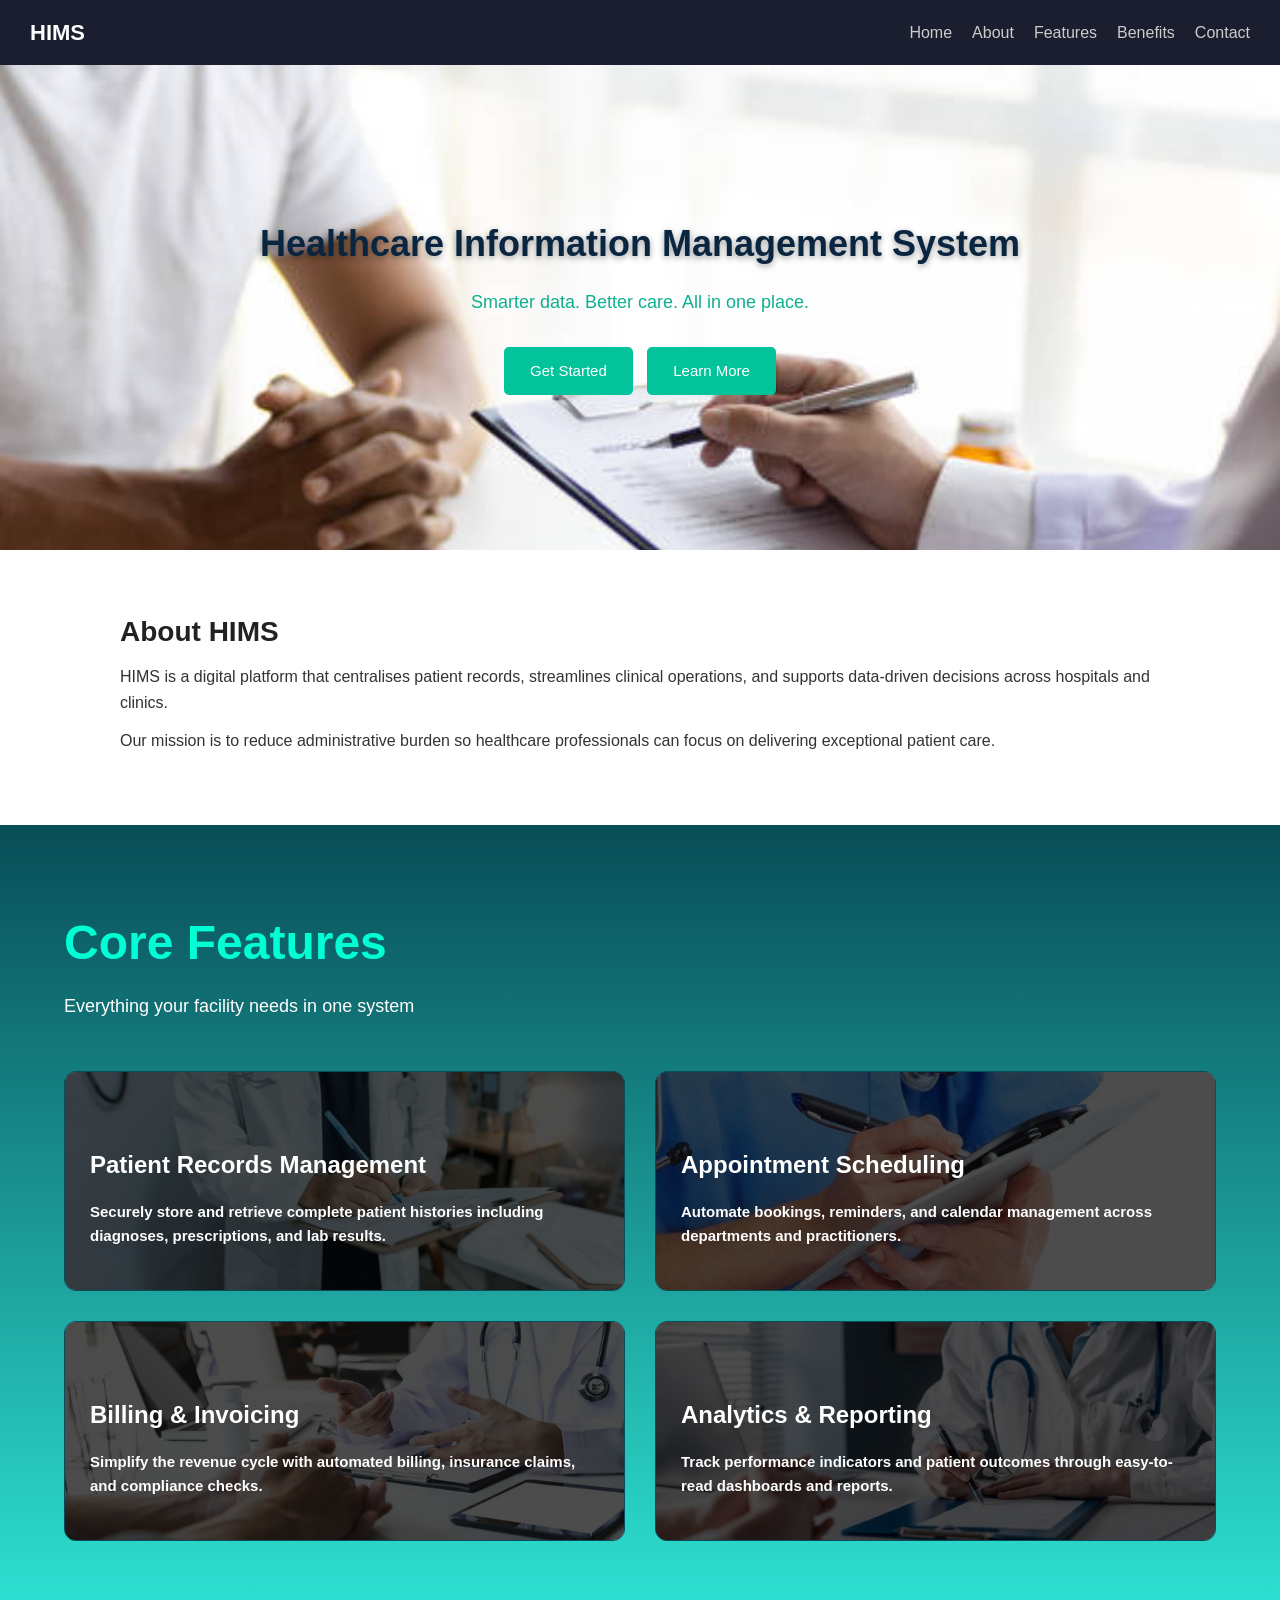
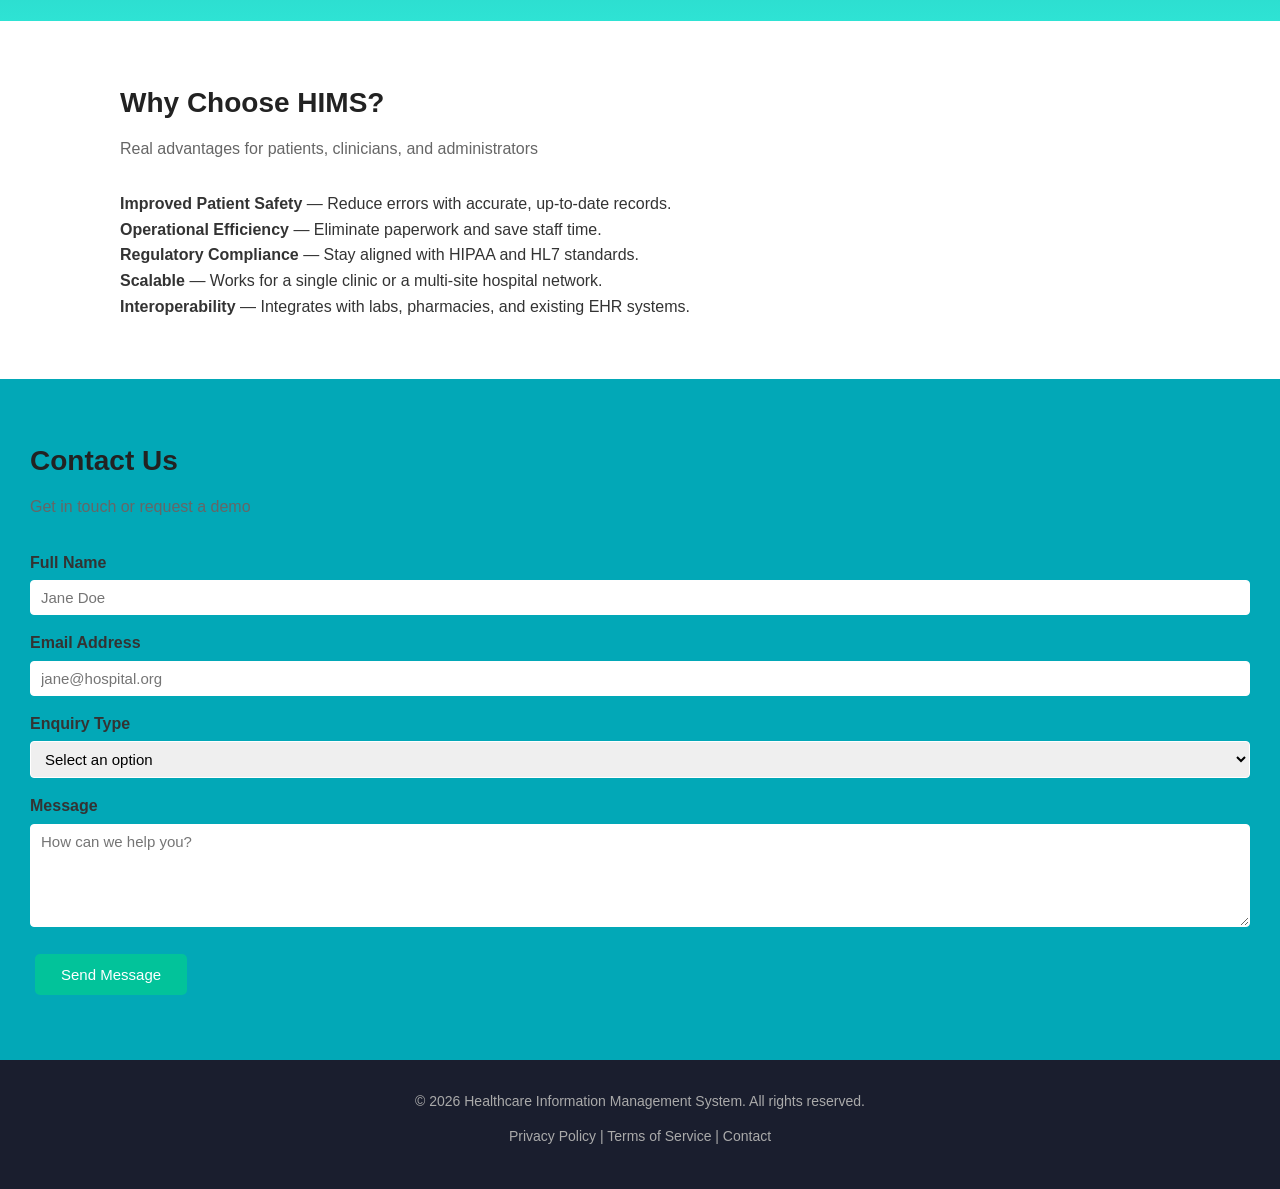
<file: index.html>
<!DOCTYPE html>
<html lang="en">
<head>
  <meta charset="UTF-8" />
  <meta name="viewport" content="width=device-width, initial-scale=1.0" />
  <title>Healthcare Information Management System</title>
  <link rel="icon" type="image/png" href="images/logo.png">
  <link rel="stylesheet" href="style.css" />
</head>

<body>

  <!-- HEADER -->
  <header id="site-header">
    <div class="brand-name">HIMS</div>
    <nav>
      <ul class="nav-list">
        <li><a href="#home"     class="nav-link">Home</a></li>
        <li><a href="#about"    class="nav-link">About</a></li>
        <li><a href="#features" class="nav-link">Features</a></li>
        <li><a href="#benefits" class="nav-link">Benefits</a></li>
        <li><a href="#contact"  class="nav-link">Contact</a></li>
      </ul>
    </nav>
  </header>


  <!-- HERO -->
  <section id="home" class="hero-section" style="background-image: url('images/hero.jpg');">
    <h1 class="hero-title">Healthcare Information Management System</h1>
    <p class="hero-tagline">Smarter data. Better care. All in one place.</p>
    <a href="role.html"  class="btn btn-primary">Get Started</a>
    <a href="#features" class="btn btn-secondary">Learn More</a>
  </section>


  <!-- ABOUT -->
  <section id="about">
    <h2 class="section-title">About HIMS</h2>
    <p>HIMS is a digital platform that centralises patient records, streamlines clinical operations, and supports data-driven decisions across hospitals and clinics.</p>
    <p>Our mission is to reduce administrative burden so healthcare professionals can focus on delivering exceptional patient care.</p>
  </section>


  <!-- FEATURES -->
  <section id="features" class="features-section">

      <div class="header-area">
          <h1>Core Features</h1>
          <p>Everything your facility needs in one system</p>
      </div>

      <div class="cards-wrapper">

          <!-- Card 1 -->
          <div class="feature-card" style="background-image: url('images/feature1.jpg');">
              <div class="overlay"></div>
              <div class="card-content">
                  <h2>Patient Records Management</h2>
                  <p>
                      <b>Securely store and retrieve complete patient histories
                      including diagnoses, prescriptions, and lab results.</b>
                  </p>
              </div>
          </div>

          <!-- Card 2 -->
          <div class="feature-card" style="background-image: url('images/feature2.jpg');">
              <div class="overlay"></div>
              <div class="card-content">
                  <h2>Appointment Scheduling</h2>
                  <p>
                      <b>Automate bookings, reminders, and calendar management
                      across departments and practitioners.</b>
                  </p>
              </div>
          </div>

          <!-- Card 3 -->
          <div class="feature-card" style="background-image: url('images/feature3.jpg');">
              <div class="overlay"></div>
              <div class="card-content">
                  <h2>Billing & Invoicing</h2>
                  <p>
                      <b>Simplify the revenue cycle with automated billing,
                      insurance claims, and compliance checks.</b>
                  </p>
              </div>
          </div>

          <!-- Card 4 -->
          <div class="feature-card" style="background-image: url('images/feature4.jpg');">
              <div class="overlay"></div>
              <div class="card-content">
                  <h2>Analytics & Reporting</h2>
                  <p>
                      <b>Track performance indicators and patient outcomes
                      through easy-to-read dashboards and reports.</b>
                  </p>
              </div>
          </div>

      </div>

  </section>


  <!-- BENEFITS -->
  <section id="benefits">
    <h2 class="section-title">Why Choose HIMS?</h2>
    <p class="section-subtitle">Real advantages for patients, clinicians, and administrators</p>

    <ul>
      <li><strong>Improved Patient Safety</strong> — Reduce errors with accurate, up-to-date records.</li>
      <li><strong>Operational Efficiency</strong> — Eliminate paperwork and save staff time.</li>
      <li><strong>Regulatory Compliance</strong> — Stay aligned with HIPAA and HL7 standards.</li>
      <li><strong>Scalable</strong> — Works for a single clinic or a multi-site hospital network.</li>
      <li><strong>Interoperability</strong> — Integrates with labs, pharmacies, and existing EHR systems.</li>
    </ul>
  </section>


  <!-- CONTACT -->
  <section id="contact" class = "contact-style">
    <h2 class="section-title">Contact Us</h2>
    <p class="section-subtitle">Get in touch or request a demo</p>

    <form action="/submit" method="POST">

      <div class="form-field">
        <label class="form-label" for="name">Full Name</label>
        <input type="text" id="name" name="name" class="form-input" placeholder="Jane Doe" required />
      </div>

      <div class="form-field">
        <label class="form-label" for="email">Email Address</label>
        <input type="email" id="email" name="email" class="form-input" placeholder="jane@hospital.org" required />
      </div>

      <div class="form-field">
        <label class="form-label" for="enquiry">Enquiry Type</label>
        <select id="enquiry" name="enquiry" class="form-select">
          <option value="">Select an option</option>
          <option value="demo">Request a Demo</option>
          <option value="pricing">Pricing</option>
          <option value="support">Technical Support</option>
          <option value="other">Other</option>
        </select>
      </div>

      <div class="form-field">
        <label class="form-label" for="message">Message</label>
        <textarea id="message" name="message" class="form-textarea" rows="5" placeholder="How can we help you?"></textarea>
      </div>

      <button type="submit" class="btn btn-primary">Send Message</button>

    </form>
  </section>


  <!-- FOOTER -->
  <footer id="site-footer">
    <p>&copy; 2026 Healthcare Information Management System. All rights reserved.</p>
    <p>
      <a href="/privacy" class="footer-nav-link">Privacy Policy</a> |
      <a href="/terms"   class="footer-nav-link">Terms of Service</a> |
      <a href="#contact" class="footer-nav-link">Contact</a>
    </p>
  </footer>

</body>
</html>
</file>
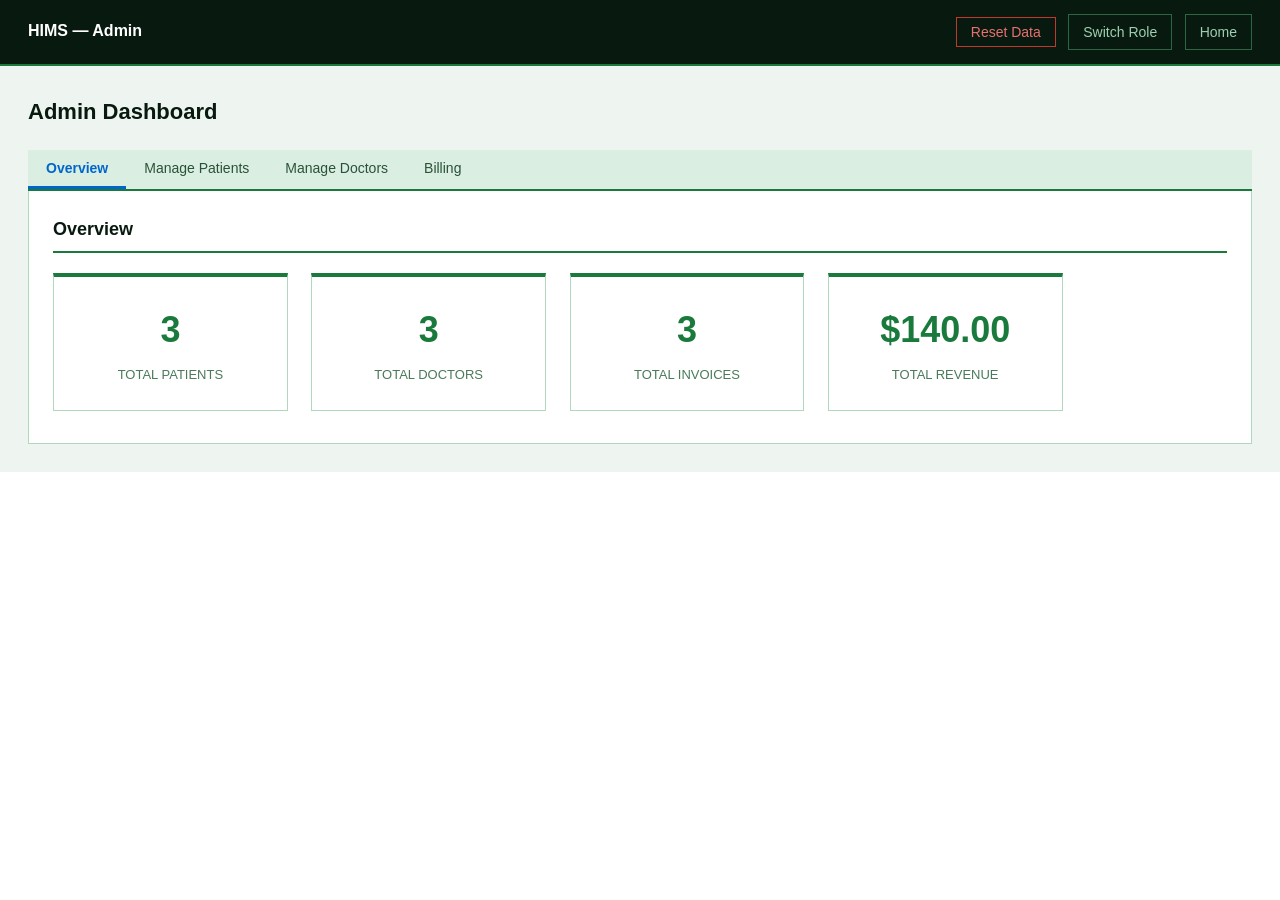
<file: admin.html>
<!DOCTYPE html>
<html lang="en">
<head>
  <meta charset="UTF-8" />
  <meta name="viewport" content="width=device-width, initial-scale=1.0" />
  <title>Admin — HIMS</title>
  <link rel="icon" type="image/png" href="images/logo.png">
  <link rel="stylesheet" href="style.css" />
  <link rel="stylesheet" href="admin.css" />
</head>
<body>

  <!-- TOP NAVBAR -->
  <nav class="top-navbar">
    <div class="navbar-brand">HIMS — Admin</div>
    <div class="navbar-links">
      <button id="reset-btn" class="nav-btn nav-btn-reset">Reset Data</button>
      <a href="role.html"  class="nav-btn">Switch Role</a>
      <a href="index.html" class="nav-btn">Home</a>
    </div>
  </nav>

  <!-- MAIN CONTENT -->
  <main class="main-content">

    <h1 class="module-title">Admin Dashboard</h1>

    <!-- TAB BAR -->
    <div class="tab-bar">
      <button class="tab-btn" data-tab="overview" style="color:#0066cc; border-bottom:3px solid #0066cc; font-weight:bold;">Overview</button>
      <button class="tab-btn" data-tab="manage-patients">Manage Patients</button>
      <button class="tab-btn" data-tab="manage-doctors">Manage Doctors</button>
      <button class="tab-btn" data-tab="billing">Billing</button>
    </div>

    <!-- OVERVIEW -->
    <div class="tab-content" id="overview" style="display:block;">
      <h2>Overview</h2>
      <div class="stats-row">
        <div class="stat-card">
          <div class="stat-number" id="stat-patients">0</div>
          <div class="stat-label">Total Patients</div>
        </div>
        <div class="stat-card">
          <div class="stat-number" id="stat-doctors">0</div>
          <div class="stat-label">Total Doctors</div>
        </div>
        <div class="stat-card">
          <div class="stat-number" id="stat-invoices">0</div>
          <div class="stat-label">Total Invoices</div>
        </div>
        <div class="stat-card">
          <div class="stat-number" id="stat-revenue">$0</div>
          <div class="stat-label">Total Revenue</div>
        </div>
      </div>
    </div>

    <!-- MANAGE PATIENTS -->
    <div class="tab-content" id="manage-patients" style="display:none;">
      <h2>Manage Patients</h2>

      <button id="show-patient-form-btn" class="btn btn-primary">+ Add Patient</button>

      <div id="patient-form" style="display:none;">
        <h3 class="sub-heading">New Patient</h3>
        <div class="form-row">
          <div class="form-field">
            <label class="form-label" for="p-name">Full Name</label>
            <input type="text" id="p-name" class="form-input" placeholder="e.g. John Smith" />
          </div>
          <div class="form-field">
            <label class="form-label" for="p-age">Age</label>
            <input type="number" id="p-age" class="form-input" placeholder="e.g. 30" />
          </div>
        </div>
        <div class="form-row">
          <div class="form-field">
            <label class="form-label" for="p-gender">Gender</label>
            <select id="p-gender" class="form-input">
              <option value="">Select</option>
              <option value="Male">Male</option>
              <option value="Female">Female</option>
              <option value="Other">Other</option>
            </select>
          </div>
          <div class="form-field">
            <label class="form-label" for="p-blood">Blood Group</label>
            <select id="p-blood" class="form-input">
              <option value="">Select</option>
              <option value="A+">A+</option>
              <option value="A-">A-</option>
              <option value="B+">B+</option>
              <option value="B-">B-</option>
              <option value="O+">O+</option>
              <option value="O-">O-</option>
              <option value="AB+">AB+</option>
              <option value="AB-">AB-</option>
            </select>
          </div>
        </div>
        <div class="form-row">
          <div class="form-field">
            <label class="form-label" for="p-phone">Phone</label>
            <input type="text" id="p-phone" class="form-input" placeholder="e.g. +1 800 555 0100" />
          </div>
          <div class="form-field">
            <label class="form-label" for="p-doctor">Assigned Doctor</label>
            <select id="p-doctor" class="form-input">
              <option value="">Select</option>
              <option value="Dr. Lee">Dr. Lee</option>
              <option value="Dr. Patel">Dr. Patel</option>
              <option value="Dr. Khan">Dr. Khan</option>
            </select>
          </div>
        </div>
        <p id="patient-error" style="color:#dc3545; display:none;">Please fill in all fields.</p>
        <button id="submit-patient-btn" class="btn btn-primary">Save Patient</button>
        <button id="cancel-patient-btn" class="btn btn-secondary">Cancel</button>
      </div>

      <h3 class="sub-heading">All Patients</h3>
      <table class="data-table">
        <thead>
          <tr>
            <th>Patient ID</th><th>Name</th><th>Age</th><th>Gender</th><th>Blood Group</th><th>Phone</th><th>Doctor</th><th>Action</th>
          </tr>
        </thead>
        <tbody id="patients-tbody">
          <tr data-patient-id="P001"><td>P001</td><td>John Smith</td><td>45</td><td>Male</td><td>O+</td><td>+1 800 555 0101</td><td>Dr. Lee</td><td><button class="btn-delete">Delete</button></td></tr>
          <tr data-patient-id="P002"><td>P002</td><td>Mary Johnson</td><td>32</td><td>Female</td><td>A+</td><td>+1 800 555 0202</td><td>Dr. Lee</td><td><button class="btn-delete">Delete</button></td></tr>
          <tr data-patient-id="P003"><td>P003</td><td>Alan Brown</td><td>60</td><td>Male</td><td>B-</td><td>+1 800 555 0303</td><td>Dr. Patel</td><td><button class="btn-delete">Delete</button></td></tr>
        </tbody>
      </table>
    </div>

    <!-- MANAGE DOCTORS -->
    <div class="tab-content" id="manage-doctors" style="display:none;">
      <h2>Manage Doctors</h2>

      <button id="show-doctor-form-btn" class="btn btn-primary">+ Add Doctor</button>

      <div id="doctor-form" style="display:none;">
        <h3 class="sub-heading">New Doctor</h3>
        <div class="form-row">
          <div class="form-field">
            <label class="form-label" for="d-name">Full Name</label>
            <input type="text" id="d-name" class="form-input" placeholder="e.g. Dr. Sarah Lee" />
          </div>
          <div class="form-field">
            <label class="form-label" for="d-specialty">Specialty</label>
            <input type="text" id="d-specialty" class="form-input" placeholder="e.g. Cardiology" />
          </div>
        </div>
        <div class="form-row">
          <div class="form-field">
            <label class="form-label" for="d-department">Department</label>
            <input type="text" id="d-department" class="form-input" placeholder="e.g. Internal Medicine" />
          </div>
          <div class="form-field">
            <label class="form-label" for="d-phone">Phone</label>
            <input type="text" id="d-phone" class="form-input" placeholder="e.g. +1 800 555 0100" />
          </div>
        </div>
        <p id="doctor-error" style="color:#dc3545; display:none;">Please fill in all fields.</p>
        <button id="submit-doctor-btn" class="btn btn-primary">Save Doctor</button>
        <button id="cancel-doctor-btn" class="btn btn-secondary">Cancel</button>
      </div>

      <h3 class="sub-heading">All Doctors</h3>
      <table class="data-table">
        <thead>
          <tr><th>Doctor ID</th><th>Name</th><th>Specialty</th><th>Department</th><th>Phone</th></tr>
        </thead>
        <tbody id="doctors-tbody">
          <tr><td>D001</td><td>Dr. Sarah Lee</td><td>General Physician</td><td>Internal Medicine</td><td>+1 800 555 0401</td></tr>
          <tr><td>D002</td><td>Dr. Raj Patel</td><td>Cardiologist</td><td>Cardiology</td><td>+1 800 555 0402</td></tr>
          <tr><td>D003</td><td>Dr. Amir Khan</td><td>Orthopaedist</td><td>Orthopaedics</td><td>+1 800 555 0403</td></tr>
        </tbody>
      </table>
    </div>

    <!-- BILLING -->
    <div class="tab-content" id="billing" style="display:none;">
      <h2>Billing</h2>

      <button id="show-invoice-form-btn" class="btn btn-primary">+ Add Invoice</button>

      <div id="invoice-form" style="display:none;">
        <h3 class="sub-heading">New Invoice</h3>
        <div class="form-row">
          <div class="form-field">
            <label class="form-label" for="inv-patient">Patient</label>
            <select id="inv-patient" class="form-input">
              <option value="">Select</option>
              <option value="John Smith">John Smith</option>
              <option value="Mary Johnson">Mary Johnson</option>
              <option value="Alan Brown">Alan Brown</option>
            </select>
          </div>
          <div class="form-field">
            <label class="form-label" for="inv-date">Date</label>
            <input type="date" id="inv-date" class="form-input" />
          </div>
        </div>
        <div class="form-row">
          <div class="form-field">
            <label class="form-label" for="inv-description">Description</label>
            <input type="text" id="inv-description" class="form-input" placeholder="e.g. Consultation" />
          </div>
          <div class="form-field">
            <label class="form-label" for="inv-amount">Amount ($)</label>
            <input type="number" id="inv-amount" class="form-input" placeholder="e.g. 100" />
          </div>
        </div>
        <p id="invoice-error" style="color:#dc3545; display:none;">Please fill in all fields.</p>
        <button id="submit-invoice-btn" class="btn btn-primary">Save Invoice</button>
        <button id="cancel-invoice-btn" class="btn btn-secondary">Cancel</button>
      </div>

      <h3 class="sub-heading">All Invoices</h3>
      <table class="data-table">
        <thead>
          <tr><th>Invoice ID</th><th>Patient</th><th>Date</th><th>Description</th><th>Amount</th><th>Status</th><th>Action</th></tr>
        </thead>
        <tbody id="invoices-tbody">
          <tr>
            <td>INV-101</td><td>John Smith</td><td>20 Feb 2026</td><td>Consultation</td><td>$80.00</td>
            <td class="status-paid" id="inv-status-101">Paid</td>
            <td><button class="btn-toggle-status" data-inv="101" data-status="Paid">Mark Unpaid</button></td>
          </tr>
          <tr>
            <td>INV-102</td><td>John Smith</td><td>18 Feb 2026</td><td>Lab Tests</td><td>$150.00</td>
            <td class="status-unpaid" id="inv-status-102">Unpaid</td>
            <td><button class="btn-toggle-status" data-inv="102" data-status="Unpaid">Mark Paid</button></td>
          </tr>
          <tr>
            <td>INV-103</td><td>John Smith</td><td>10 Jan 2026</td><td>Routine Check-up</td><td>$60.00</td>
            <td class="status-paid" id="inv-status-103">Paid</td>
            <td><button class="btn-toggle-status" data-inv="103" data-status="Paid">Mark Unpaid</button></td>
          </tr>
        </tbody>
      </table>
    </div>

  </main>

  <script src="admin.js"></script>
  <script src="reset.js"></script>

</body>
</html>
</file>
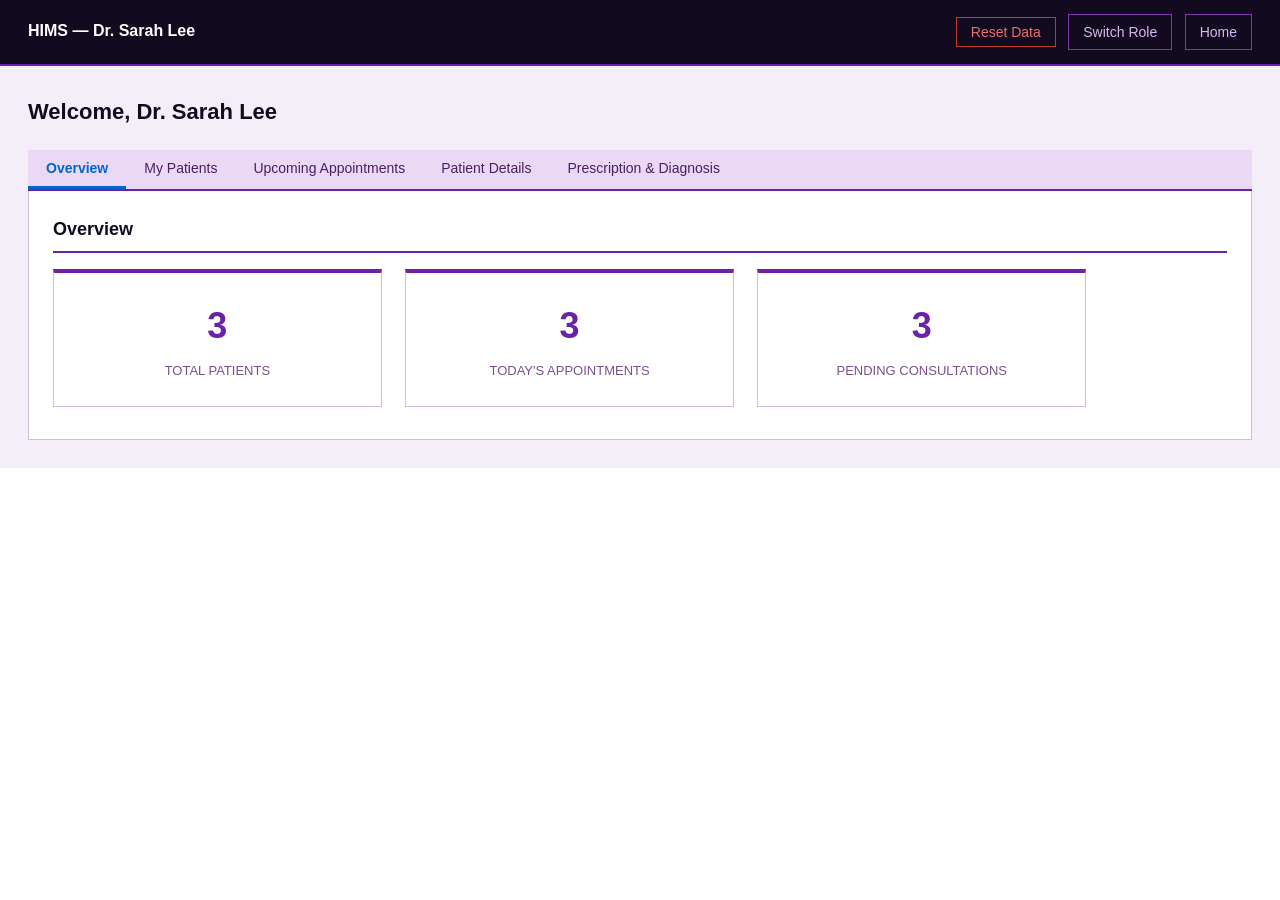
<file: doctor.html>
<!DOCTYPE html>
<html lang="en">
<head>
  <meta charset="UTF-8" />
  <meta name="viewport" content="width=device-width, initial-scale=1.0" />
  <title>Doctor — HIMS</title>
  <link rel="icon" type="image/png" href="images/logo.png">
  <link rel="stylesheet" href="style.css" />
  <link rel="stylesheet" href="doctor.css" />
</head>
<body>

  <!-- TOP NAVBAR -->
  <nav class="top-navbar">
    <div class="navbar-brand">HIMS — Dr. Sarah Lee</div>
    <div class="navbar-links">
      <button id="reset-btn" class="nav-btn nav-btn-reset">Reset Data</button>
      <a href="role.html"  class="nav-btn">Switch Role</a>
      <a href="index.html" class="nav-btn">Home</a>
    </div>
  </nav>

  <!-- MAIN CONTENT -->
  <main class="main-content">

    <h1 class="module-title">Welcome, Dr. Sarah Lee</h1>

    <!-- TAB BAR -->
    <div class="tab-bar">
      <button class="tab-btn" data-tab="overview"        style="color:#0066cc; border-bottom:3px solid #0066cc; font-weight:bold;">Overview</button>
      <button class="tab-btn" data-tab="my-patients">My Patients</button>
      <button class="tab-btn" data-tab="appointments">Upcoming Appointments</button>
      <button class="tab-btn" data-tab="patient-details">Patient Details</button>
      <button class="tab-btn" data-tab="prescription">Prescription & Diagnosis</button>
    </div>

    <!-- OVERVIEW -->
    <div class="tab-content" id="overview" style="display:block;">
      <h2>Overview</h2>
      <div class="stats-row">
        <div class="stat-card">
          <div class="stat-number" id="stat-total-patients">0</div>
          <div class="stat-label">Total Patients</div>
        </div>
        <div class="stat-card">
          <div class="stat-number" id="stat-today-appointments">0</div>
          <div class="stat-label">Today's Appointments</div>
        </div>
        <div class="stat-card">
          <div class="stat-number" id="stat-pending">0</div>
          <div class="stat-label">Pending Consultations</div>
        </div>
      </div>
    </div>

    <!-- MY PATIENTS -->
    <div class="tab-content" id="my-patients" style="display:none;">
      <h2>My Patients</h2>
      <p class="tab-hint">Click a row to view patient details.</p>
      <table class="data-table" id="patients-table">
        <thead>
          <tr>
            <th>Patient ID</th>
            <th>Name</th>
            <th>Age</th>
            <th>Gender</th>
            <th>Blood Group</th>
            <th>Contact</th>
          </tr>
        </thead>
        <tbody id="patients-tbody">
          <tr class="clickable-row" data-patient="P001">
            <td>P001</td><td>John Smith</td><td>45</td><td>Male</td><td>O+</td><td>+1 800 555 0101</td>
          </tr>
          <tr class="clickable-row" data-patient="P002">
            <td>P002</td><td>Mary Johnson</td><td>32</td><td>Female</td><td>A+</td><td>+1 800 555 0202</td>
          </tr>
          <tr class="clickable-row" data-patient="P003">
            <td>P003</td><td>Alan Brown</td><td>60</td><td>Male</td><td>B-</td><td>+1 800 555 0303</td>
          </tr>
        </tbody>
      </table>
    </div>

    <!-- UPCOMING APPOINTMENTS -->
    <div class="tab-content" id="appointments" style="display:none;">
      <h2>Upcoming Appointments</h2>
      <table class="data-table">
        <thead>
          <tr>
            <th>Date</th><th>Time</th><th>Patient</th><th>Reason</th><th>Symptoms</th><th>Status</th><th>Action</th>
          </tr>
        </thead>
        <tbody id="appt-tbody">
          <tr>
            <td>05 Mar 2026</td><td>09:00 AM</td><td>John Smith</td><td>Follow-up</td><td>Mild chest discomfort</td><td id="status-0">Pending</td>
            <td><button class="btn-status" data-row="0">Mark Complete</button></td>
          </tr>
          <tr>
            <td>05 Mar 2026</td><td>11:00 AM</td><td>Mary Johnson</td><td>Consultation</td><td>Fatigue</td><td id="status-1">Pending</td>
            <td><button class="btn-status" data-row="1">Mark Complete</button></td>
          </tr>
          <tr>
            <td>18 Mar 2026</td><td>02:00 PM</td><td>Alan Brown</td><td>Lab Review</td><td>Joint pain</td><td id="status-2">Pending</td>
            <td><button class="btn-status" data-row="2">Mark Complete</button></td>
          </tr>
        </tbody>
      </table>
    </div>

    <!-- PATIENT DETAILS -->
    <div class="tab-content" id="patient-details" style="display:none;">
      <h2>Patient Details</h2>
      <p class="tab-hint" id="details-hint">Select a patient from the My Patients tab or use the dropdown below.</p>

      <div class="form-field" style="max-width:300px; margin-bottom:20px;">
        <label class="form-label" for="details-dropdown">Select Patient</label>
        <select id="details-dropdown" class="form-input">
          <option value="">-- Select a patient --</option>
          <option value="P001">P001 — John Smith</option>
          <option value="P002">P002 — Mary Johnson</option>
          <option value="P003">P003 — Alan Brown</option>
        </select>
      </div>

      <div id="details-content" style="display:none;">

        <div class="details-header">
          <h3 id="details-name"></h3>
          <button id="go-to-prescription" class="btn btn-primary">Add Prescription & Diagnosis</button>
        </div>

        <h3 class="sub-heading">Personal Information</h3>
        <div class="info-card" id="details-info"></div>

        <h3 class="sub-heading">Diagnosis History</h3>
        <table class="data-table">
          <thead>
            <tr><th>Date</th><th>Diagnosis</th><th>Notes</th></tr>
          </thead>
          <tbody id="details-diagnoses"></tbody>
        </table>

        <h3 class="sub-heading">Prescriptions</h3>
        <table class="data-table">
          <thead>
            <tr><th>Date</th><th>Medicine</th><th>Dosage</th><th>Duration</th></tr>
          </thead>
          <tbody id="details-prescriptions"></tbody>
        </table>

      </div>
    </div>

    <!-- PRESCRIPTION & DIAGNOSIS -->
    <div class="tab-content" id="prescription" style="display:none;">
      <h2>Prescription & Diagnosis</h2>
      <p class="tab-hint" id="prescription-hint">Select a patient to add prescription or diagnosis.</p>

      <div class="form-field" style="max-width:300px; margin-bottom:20px;">
        <label class="form-label" for="prescription-dropdown">Select Patient</label>
        <select id="prescription-dropdown" class="form-input">
          <option value="">-- Select a patient --</option>
          <option value="P001">P001 — John Smith</option>
          <option value="P002">P002 — Mary Johnson</option>
          <option value="P003">P003 — Alan Brown</option>
        </select>
      </div>

      <div id="prescription-content" style="display:none;">

        <h3 id="prescription-patient-name"></h3>

        <h3 class="sub-heading">Add Diagnosis</h3>
        <div class="form-field">
          <label class="form-label" for="diag-date">Date</label>
          <input type="date" id="diag-date" class="form-input" />
        </div>
        <div class="form-field">
          <label class="form-label" for="diag-text">Diagnosis</label>
          <input type="text" id="diag-text" class="form-input" placeholder="e.g. Hypertension" />
        </div>
        <div class="form-field">
          <label class="form-label" for="diag-notes">Notes</label>
          <textarea id="diag-notes" class="form-input form-textarea" rows="3" placeholder="e.g. Monitor weekly"></textarea>
        </div>
        <p id="diag-error" style="color:#dc3545; display:none;">Please fill in all diagnosis fields.</p>
        <button id="submit-diag-btn" class="btn btn-primary">Save Diagnosis</button>
        <p id="diag-success" style="color:#198754; display:none;">Diagnosis saved.</p>

        <h3 class="sub-heading">Add Prescription</h3>
        <div class="form-field">
          <label class="form-label" for="presc-date">Date</label>
          <input type="date" id="presc-date" class="form-input" />
        </div>
        <div class="form-field">
          <label class="form-label" for="presc-medicine">Medicine</label>
          <input type="text" id="presc-medicine" class="form-input" placeholder="e.g. Amlodipine" />
        </div>
        <div class="form-field">
          <label class="form-label" for="presc-dosage">Dosage</label>
          <input type="text" id="presc-dosage" class="form-input" placeholder="e.g. 5mg once daily" />
        </div>
        <div class="form-field">
          <label class="form-label" for="presc-duration">Duration</label>
          <input type="text" id="presc-duration" class="form-input" placeholder="e.g. 30 days" />
        </div>
        <p id="presc-error" style="color:#dc3545; display:none;">Please fill in all prescription fields.</p>
        <button id="submit-presc-btn" class="btn btn-primary">Save Prescription</button>
        <p id="presc-success" style="color:#198754; display:none;">Prescription saved.</p>

      </div>
    </div>

  </main>

  <script src="doctor.js"></script>
  <script src="reset.js"></script>
</body>
</html>
</file>
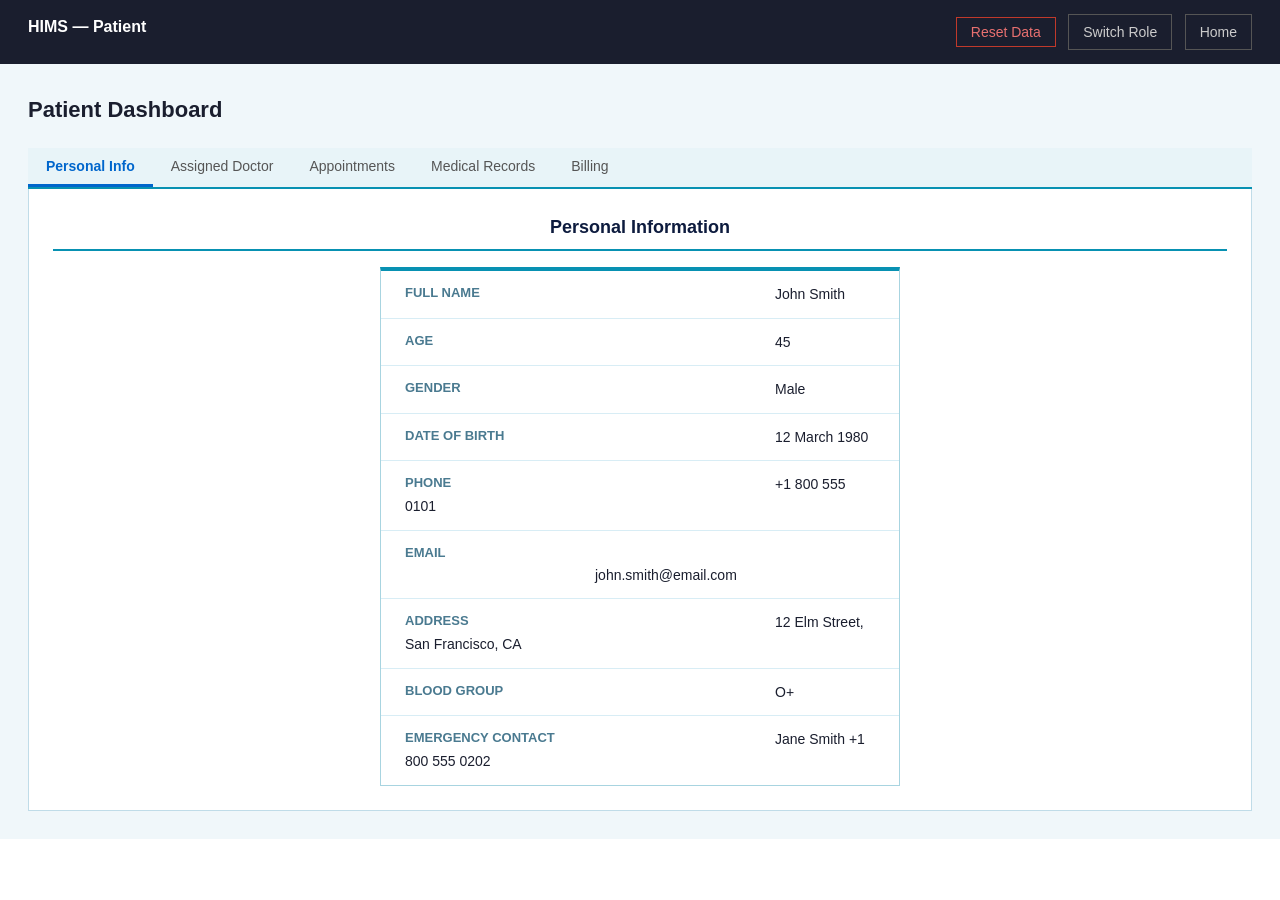
<file: patient.html>
<!DOCTYPE html>
<html lang="en">
<head>
  <meta charset="UTF-8" />
  <meta name="viewport" content="width=device-width, initial-scale=1.0" />
  <title>Patient — HIMS</title>
  <link rel="icon" type="image/png" href="images/logo.png">
  <link rel="stylesheet" href="style.css" />
  <link rel="stylesheet" href="patient.css" />
</head>
<body>

  <nav class="top-navbar">
    <div class="navbar-brand">HIMS — Patient</div>
    <div class="navbar-links">
      <button id="reset-btn" class="nav-btn nav-btn-reset">Reset Data</button>
      <a href="role.html"  class="nav-btn">Switch Role</a>
      <a href="index.html" class="nav-btn">Home</a>
    </div>
  </nav>

  <main class="main-content">
    <h1 class="module-title">Patient Dashboard</h1>

    <div class="tab-bar">
      <button class="tab-btn" data-tab="personal-info" style="color:#0066cc; border-bottom:3px solid #0066cc; font-weight:bold;">Personal Info</button>
      <button class="tab-btn" data-tab="assigned-doctor">Assigned Doctor</button>
      <button class="tab-btn" data-tab="appointments">Appointments</button>
      <button class="tab-btn" data-tab="medical-records">Medical Records</button>
      <button class="tab-btn" data-tab="billing">Billing</button>
    </div>

    <!-- PERSONAL INFO -->
    <div class="tab-content" id="personal-info" style="display:block;">
      <h2>Personal Information</h2>
      <div class="info-card">
        <div class="info-row"><span class="info-label">Full Name</span><span class="info-value">John Smith</span></div>
        <div class="info-row"><span class="info-label">Age</span><span class="info-value">45</span></div>
        <div class="info-row"><span class="info-label">Gender</span><span class="info-value">Male</span></div>
        <div class="info-row"><span class="info-label">Date of Birth</span><span class="info-value">12 March 1980</span></div>
        <div class="info-row"><span class="info-label">Phone</span><span class="info-value">+1 800 555 0101</span></div>
        <div class="info-row"><span class="info-label">Email</span><span class="info-value">john.smith@email.com</span></div>
        <div class="info-row"><span class="info-label">Address</span><span class="info-value">12 Elm Street, San Francisco, CA</span></div>
        <div class="info-row"><span class="info-label">Blood Group</span><span class="info-value">O+</span></div>
        <div class="info-row"><span class="info-label">Emergency Contact</span><span class="info-value">Jane Smith +1 800 555 0202</span></div>
      </div>
    </div>

    <!-- ASSIGNED DOCTOR -->
    <div class="tab-content" id="assigned-doctor" style="display:none;">
      <h2>Assigned Doctor</h2>
      <div class="info-card">
        <div class="info-row"><span class="info-label">Name</span><span class="info-value">Dr. Sarah Lee</span></div>
        <div class="info-row"><span class="info-label">Specialty</span><span class="info-value">General Physician</span></div>
        <div class="info-row"><span class="info-label">Department</span><span class="info-value">Internal Medicine</span></div>
        <div class="info-row"><span class="info-label">Phone</span><span class="info-value">+1 800 555 0303</span></div>
        <div class="info-row"><span class="info-label">Email</span><span class="info-value">dr.lee@hims.org</span></div>
        <div class="info-row"><span class="info-label">Available Days</span><span class="info-value">Monday, Wednesday, Friday</span></div>
        <div class="info-row"><span class="info-label">Clinic Room</span><span class="info-value">Room 204, Block B</span></div>
      </div>
    </div>

    <!-- APPOINTMENTS -->
    <div class="tab-content" id="appointments" style="display:none;">
      <h2>Appointments</h2>
      <button id="show-form-btn" class="btn btn-primary">+ Book Appointment</button>
      <div id="booking-form" style="display:none;">
        <h3 class="sub-heading">New Appointment</h3>
        <div class="form-field">
          <label class="form-label" for="appt-date">Date</label>
          <input type="date" id="appt-date" class="form-input" />
        </div>
        <div class="form-field">
          <label class="form-label" for="appt-time">Time</label>
          <input type="time" id="appt-time" class="form-input" />
        </div>
        <div class="form-field">
          <label class="form-label" for="appt-doctor">Doctor</label>
          <select id="appt-doctor" class="form-input">
            <option value="">Select a doctor</option>
            <option value="Dr. Lee">Dr. Lee</option>
            <option value="Dr. Patel">Dr. Patel</option>
            <option value="Dr. Khan">Dr. Khan</option>
          </select>
        </div>
        <div class="form-field">
          <label class="form-label" for="appt-reason">Reason</label>
          <input type="text" id="appt-reason" class="form-input" placeholder="e.g. Follow-up" />
        </div>
        <div class="form-field">
          <label class="form-label" for="appt-symptoms">Complaints / Symptoms</label>
          <input type="text" id="appt-symptoms" class="form-input" placeholder="e.g. Headache, fatigue" />
        </div>
        <p id="appt-error" style="color:#dc3545; display:none;">Please fill in all fields.</p>
        <button id="submit-appt-btn" class="btn btn-primary">Confirm Booking</button>
        <button id="cancel-form-btn" class="btn btn-secondary">Cancel</button>
      </div>

      <h3 class="sub-heading">Upcoming Appointments</h3>
      <table class="data-table">
        <thead>
          <tr><th>Date</th><th>Time</th><th>Doctor</th><th>Reason</th><th>Complaints / Symptoms</th><th>Status</th><th>Action</th></tr>
        </thead>
        <tbody id="upcoming-tbody">
          <tr>
            <td>05 Mar 2026</td><td>09:00 AM</td><td>Dr. Lee</td><td>Follow-up</td><td>Mild chest discomfort, fatigue</td><td>Confirmed</td>
            <td><button class="btn-cancel">Cancel</button></td>
          </tr>
          <tr>
            <td>18 Mar 2026</td><td>11:00 AM</td><td>Dr. Patel</td><td>Lab Review</td><td>None</td><td>Pending</td>
            <td><button class="btn-cancel">Cancel</button></td>
          </tr>
        </tbody>
      </table>

      <h3 class="sub-heading">Past Appointments</h3>
      <table class="data-table">
        <thead>
          <tr><th>Date</th><th>Time</th><th>Doctor</th><th>Reason</th><th>Complaints / Symptoms</th><th>Status</th></tr>
        </thead>
        <tbody>
          <tr><td>20 Feb 2026</td><td>10:00 AM</td><td>Dr. Lee</td><td>Consultation</td><td>Headache, high BP</td><td>Completed</td></tr>
          <tr><td>10 Jan 2026</td><td>02:00 PM</td><td>Dr. Khan</td><td>Check-up</td><td>Routine check</td><td>Completed</td></tr>
        </tbody>
      </table>
    </div>

    <!-- MEDICAL RECORDS -->
    <div class="tab-content" id="medical-records" style="display:none;">
      <h2>Medical Records</h2>

      <h3 class="sub-heading">Diagnosis History</h3>
      <table class="data-table">
        <thead>
          <tr><th>Date</th><th>Diagnosis</th><th>Doctor</th><th>Notes</th></tr>
        </thead>
        <tbody id="diag-history-tbody">
          <tr><td>20 Feb 2026</td><td>Hypertension</td><td>Dr. Lee</td><td>Blood pressure elevated. Monitor weekly.</td></tr>
          <tr><td>10 Jan 2026</td><td>Routine Check</td><td>Dr. Khan</td><td>All vitals normal.</td></tr>
        </tbody>
      </table>

      <h3 class="sub-heading">Prescriptions</h3>
      <table class="data-table">
        <thead>
          <tr><th>Date</th><th>Medicine</th><th>Dosage</th><th>Duration</th><th>Doctor</th></tr>
        </thead>
        <tbody id="presc-tbody">
          <tr><td>20 Feb 2026</td><td>Amlodipine</td><td>5mg once daily</td><td>30 days</td><td>Dr. Lee</td></tr>
        </tbody>
      </table>

      <h3 class="sub-heading">Lab Results</h3>
      <table class="data-table">
        <thead>
          <tr><th>Date</th><th>Test</th><th>Result</th><th>Normal Range</th><th>Status</th></tr>
        </thead>
        <tbody>
          <tr><td>18 Feb 2026</td><td>Blood Pressure</td><td>145/95 mmHg</td><td>120/80 mmHg</td><td>High</td></tr>
          <tr><td>18 Feb 2026</td><td>Blood Sugar (Fasting)</td><td>98 mg/dL</td><td>70-100 mg/dL</td><td>Normal</td></tr>
        </tbody>
      </table>
    </div>

    <!-- BILLING -->
    <div class="tab-content" id="billing" style="display:none;">
      <h2>Billing and Payments</h2>
      <p style="font-size:13px; color:#888; margin-bottom:12px;">Billing is managed by the Admin. Changes will reflect here.</p>
      <table class="data-table">
        <thead>
          <tr><th>Invoice ID</th><th>Date</th><th>Description</th><th>Amount</th><th>Status</th></tr>
        </thead>
        <tbody id="billing-tbody"></tbody>
      </table>
    </div>

  </main>

  <script src="patient.js"></script>
  <script src="reset.js"></script>

</body>
</html>
</file>
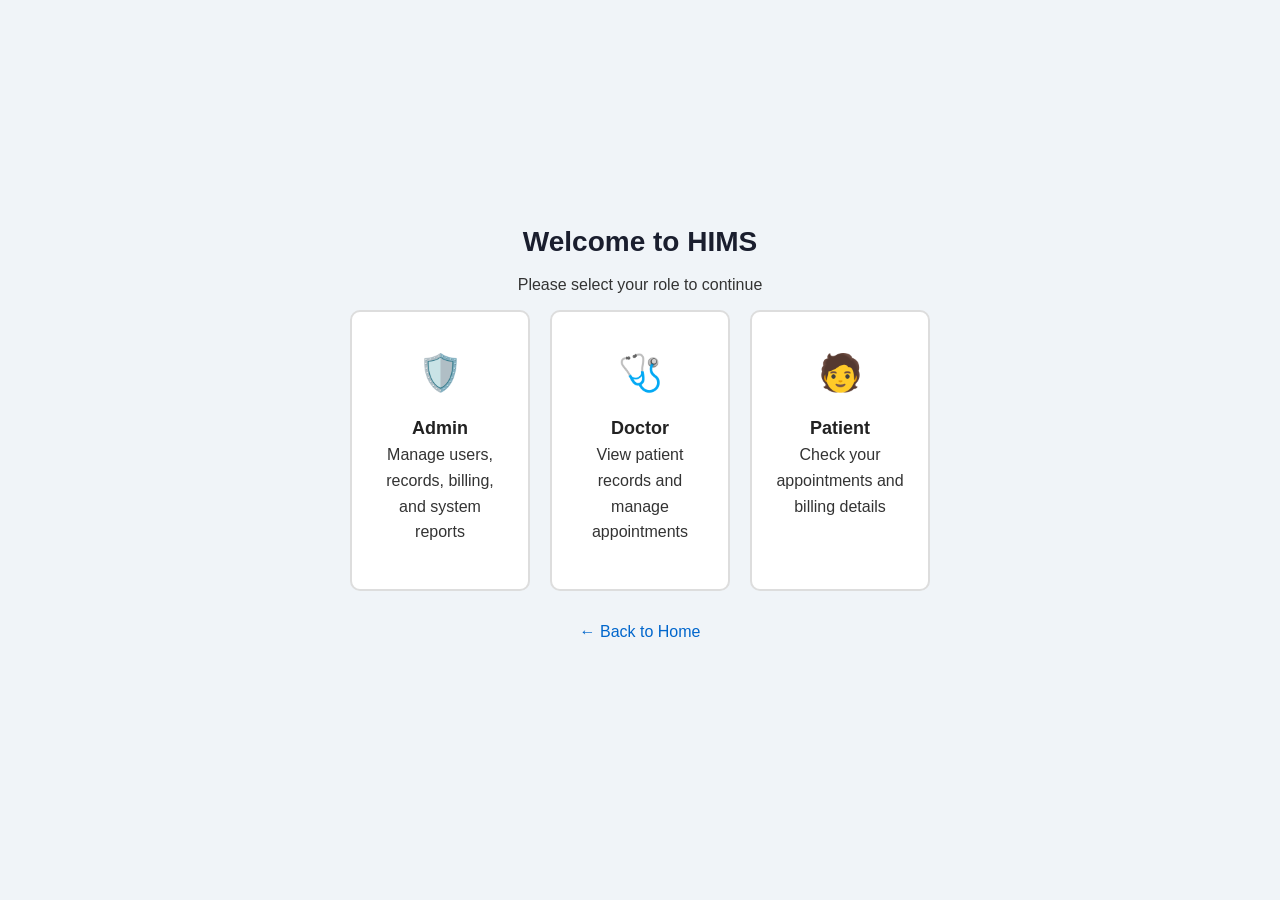
<file: role.html>
<!DOCTYPE html>
<html lang="en">
<head>
  <meta charset="UTF-8" />
  <meta name="viewport" content="width=device-width, initial-scale=1.0" />
  <title>Select Your Role — HIMS</title>
  <link rel="stylesheet" href="style.css" />
  <link rel="stylesheet" href="dashboard.css" />
</head>
<body>

  <!-- ROLE SELECTION PAGE -->
  <div class="role-page">

    <div class="role-header">
      <h1>Welcome to HIMS</h1>
      <p>Please select your role to continue</p>
    </div>

    <div class="role-cards">

      <a href="admin.html" class="role-card">
        <div class="role-icon">🛡️</div>
        <h2>Admin</h2>
        <p>Manage users, records, billing, and system reports</p>
      </a>

      <a href="doctor.html" class="role-card">
        <div class="role-icon">🩺</div>
        <h2>Doctor</h2>
        <p>View patient records and manage appointments</p>
      </a>

      <a href="patient.html" class="role-card">
        <div class="role-icon">🧑</div>
        <h2>Patient</h2>
        <p>Check your appointments and billing details</p>
      </a>

    </div>

    <p class="role-back"><a href="index.html">← Back to Home</a></p>

  </div>

</body>
</html>
</file>
<file: style.css>
/* General Reset & Body*/
* {
  margin: 0;
  padding: 0;
  box-sizing: border-box;
}

body {
  font-family: Arial, sans-serif;
  font-size: 16px;
  line-height: 1.6;
  color: #333333;
  background-color: #fff;
}

a {
  color: #0066cc;
  text-decoration: none;
}

a:hover {
  text-decoration: underline;
}

h1, h2, h3 {
  margin-bottom: 10px;
  color: #222222;
}

p {
  margin-bottom: 12px;
}

ul {
  list-style: none;
}


/*  Header  */
#site-header {
  background-color: #1a1e2e;
  padding: 15px 30px;
  display: flex;
  justify-content: space-between;
  align-items: center;
}

.brand-name {
  color: #fff;
  font-size: 22px;
  font-weight: bold;
}

.nav-list {
  display: flex;
  gap: 20px;
}

.nav-link {
  color: #ccc;
  text-decoration: none;
}

.nav-link:hover {
  color: #fff;
}

.nav-toggle {
  display: none;
}


/* Shared Section Styles */
section {
  padding: 60px 30px;
  max-width: 1100px;
  margin: 0 auto;
}

.section-title {
  font-size: 28px;
  margin-bottom: 10px;
}

.section-subtitle {
  color: #666;
  margin-bottom: 30px;
}


/*hero*/
.hero-section {
  background-color: #05668d;
  background-position: top;
  background-size: cover;
  color: #fff;
  text-align: center;
  padding: 150px 80px;
  max-width: 100%;
}

.hero-title {
  font-size: 36px;
  text-shadow: 0px 2px 6px rgba(0,0,0,0.4);
  color: #0A2540;
  margin-bottom: 15px;
}

.hero-tagline {
  font-size: 18px;
  color: #0FAF8F;
  margin-bottom: 25px;
}

.btn {
  display: inline-block;
  padding: 10px 24px;
  margin: 5px;
  border-radius: 5px;
  font-size: 15px;
  cursor: pointer;
  text-decoration: none;
}

.btn-primary {
  background-color: #02c39a;
  color: #fff;
  border: 2px solid #02c39a;
}

.btn-secondary {
  background-color: #02c39a;
  color: #fff;
  border: 2px solid #02c39a;
}


/*Features Grid */
.features-grid {
  display: grid;
  grid-template-columns: repeat(2, 1fr);
  gap: 20px;
}

.feature-card {
  border: 1px solid #ddd;
  border-radius: 8px;
  padding: 20px;
  background-color: #f9f9f9;
}

.feature-title {
  font-size: 18px;
  margin-bottom: 8px;
}

/*Core Features*/
* {
    margin: 0;
    padding: 0;
    box-sizing: border-box;
    font-family: Arial, sans-serif;
}

.features-section {
    min-width: 100%;
    padding: 80px 0;
    background: linear-gradient( #084d57 ,  #2ee3d4);
    color: white;
}

/* Header */
.header-area {
    padding: 0 5%;
    margin-bottom: 50px;
}

.header-area h1 {
    font-size: 48px;
    color: #00ffd5;
    margin-bottom: 10px;
}

.header-area p {
    font-size: 18px;
}

/* Horizontal Scroll Container */
.cards-wrapper {
    display: grid;
    grid-template-columns: repeat(2, 2fr);
    gap: 30px;
    overflow : visible;
    flex-wrap: wrap;
    padding: 0 5%;
    scroll-behavior: smooth;
}

/* Hide ugly scrollbar */
.cards-wrapper::-webkit-scrollbar {
    height: 8px;
}


/* Card */
.feature-card {
    position: relative;
    min-width: 420px;
    height: 220px;
    border-radius: 12px;
    overflow: hidden;
    flex-shrink: 0;
    padding: 40px;
    border-color: #084d57;
    background-color: #084d57;
    background-size: cover;
    background-position: center;
    background-repeat: no-repeat;

    transition: transform 0.4s ease;
}

.feature-card:hover {
    transform: scale(1.08);
}

.overlay{
    position: absolute;
    top:0;
    left:0;
    width:100%;
    background:rgb(1, 1, 1);
    height:100%;
    opacity:0.7;
    transition:0.3s;
}

.feature-card:hover .overlay{
    opacity:0.9;   /* darkness level */
    background: linear-gradient( #0c5857 ,  #050c0b);
}

/* Text on Image */
.card-content {
    position: absolute;
    bottom: 30px;
    left: 25px;
    right: 25px;
    z-index: 2;
    background-blend-mode: exclusion;
}

.card-content h2 {
    font-size: 24px;
    margin-bottom: 15px;
    color:#ffffff;
}

.card-content p {
    font-size: 15px;
    line-height: 1.6;
    color: #ffffff;
}

/*Contact Form*/

.contact-style{
  background-color: #02a8b7;
  min-width: 100%;
}

.form-field {
  margin-bottom: 15px;
}

.form-label {
  display: block;
  font-weight: bold;
  margin-bottom: 5px;
}

.form-input,
.form-select,
.form-textarea {
  width: 100%;
  padding: 8px 10px;
  border: 1px solid #ffffff;
  border-radius: 4px;
  font-size: 15px;
}

.form-textarea {
  resize: vertical;
}

fieldset {
  border: none;
  margin-bottom: 20px;
}


/*Footer*/
#site-footer {
  background-color: #1a1e2e;
  color: #aaa;
  text-align: center;
  padding: 30px;
  font-size: 14px;
}

.footer-nav-link {
  color: #aaa;
  text-decoration: none;
}

.footer-nav-link:hover {
  color: #fff;
}
</file>
<file: admin.css>
/* --- TOP NAVBAR --- */
.top-navbar {
  background-color: #081a0f;
  padding: 14px 28px;
  width: 100%;
  overflow: hidden;
  border-bottom: 2px solid #1a7a3c;
}

.navbar-brand {
  color: #ffffff;
  font-size: 16px;
  font-weight: bold;
  font-family: "Arial", sans-serif;
  float: left;
  margin-top: 4px;
}

.navbar-links {
  float: right;
}

.nav-btn {
  color: #9ecfb0;
  text-decoration: none;
  font-size: 14px;
  font-family: "Arial", sans-serif;
  padding: 6px 14px;
  border: 1px solid #2a6640;
  margin-left: 8px;
  display: inline-block;
}

.nav-btn:link {
  color: #9ecfb0;
}

.nav-btn:visited {
  color: #9ecfb0;
}

.nav-btn:hover {
  background-color: #1a7a3c;
  color: #ffffff;
  text-decoration: none;
}

.nav-btn:active {
  background-color: #0f5228;
  color: #ffffff;
}

/* --- RESET BUTTON --- */
.nav-btn-reset {
  background-color: transparent;
  border: 1px solid #c0392b;
  color: #e87070;
  cursor: pointer;
  font-size: 14px;
  font-family: "Arial", sans-serif;
  padding: 6px 14px;
  display: inline-block;
}

.nav-btn-reset:hover {
  background-color: #c0392b;
  color: #ffffff;
}


/* --- MAIN CONTENT --- */
.main-content {
  padding: 28px;
  background-color: #eef5f0;
  min-height: 90%;
}

.module-title {
  font-size: 22px;
  font-family: "Arial", sans-serif;
  color: #081a0f;
  font-weight: bold;
  margin-bottom: 20px;
}


/* --- TAB BAR --- */
.tab-bar {
  overflow: hidden;
  border-bottom: 2px solid #1a7a3c;
  margin-bottom: 0;
  background-color: #daeee2;
}

.tab-btn {
  padding: 10px 18px;
  font-size: 14px;
  font-family: "Arial", sans-serif;
  font-weight: 500;
  background-color: transparent;
  border: none;
  border-bottom: 3px solid transparent;
  cursor: pointer;
  color: #2a5238;
  float: left;
}

.tab-btn:hover {
  color: #1a7a3c;
  background-color: #c0e0cc;
}

.tab-btn.active {
  color: #0f5228;
  border-bottom: 3px solid #1a7a3c;
  font-weight: bold;
  background-color: #aed4bc;
}


/* --- TAB CONTENT --- */
.tab-content {
  display: none;
  padding: 24px;
  background-color: #ffffff;
  border: 1px solid #b0d8bc;
  border-top: none;
}

.tab-content.active {
  display: block;
}

.tab-content h2 {
  font-size: 18px;
  font-family: "Arial", sans-serif;
  color: #081a0f;
  margin-bottom: 20px;
  font-weight: bold;
  border-bottom: 2px solid #1a7a3c;
  padding-bottom: 8px;
}

.sub-heading {
  font-size: 14px;
  font-family: "Arial", sans-serif;
  font-weight: bold;
  color: #0f5228;
  margin: 24px 0 12px;
  text-transform: uppercase;
}


/* --- STATS ROW --- */
.stats-row {
  overflow: hidden;
  margin-bottom: 8px;
}

.stat-card {
  background-color: #ffffff;
  border-top: 4px solid #1a7a3c;
  border-right: 1px solid #b0d8bc;
  border-bottom: 1px solid #b0d8bc;
  border-left: 1px solid #b0d8bc;
  padding: 24px 32px;
  min-width: 140px;
  width: 20%;
  float: left;
  text-align: center;
  margin-right: 2%;
}

.stat-card:last-child {
  margin-right: 0;
}

.stat-number {
  font-size: 36px;
  font-weight: bold;
  font-family: "Arial", sans-serif;
  color: #1a7a3c;
  margin-bottom: 6px;
}

.stat-label {
  font-size: 13px;
  font-family: "Arial", sans-serif;
  color: #4a7a5a;
  text-transform: uppercase;
}


/* --- DATA TABLE --- */
.data-table {
  width: 100%;
  border-collapse: collapse;
  font-size: 14px;
  font-family: "Arial", sans-serif;
  margin-bottom: 8px;
  border: 1px solid #b0d8bc;
}

.data-table th {
  text-align: left;
  padding: 10px 14px;
  background-color: #0f5228;
  color: #e0f0e6;
  font-weight: bold;
  border-bottom: 2px solid #1a7a3c;
  font-size: 13px;
  text-transform: uppercase;
}

.data-table td {
  padding: 10px 14px;
  border-bottom: 1px solid #d0ebd8;
  color: #1a3022;
}

.data-table tr:last-child td {
  border-bottom: none;
}

.data-table tr:hover td {
  background-color: #e0f2e8;
  color: #081a0f;
}


/* --- FORMS --- */
.form-row {
  overflow: hidden;
  margin-bottom: 4px;
}

.form-field {
  float: left;
  width: 46%;
  margin-bottom: 14px;
  margin-right: 4%;
}

.form-field:nth-child(2n) {
  margin-right: 0;
}

.form-label {
  display: block;
  font-size: 13px;
  font-weight: bold;
  font-family: "Arial", sans-serif;
  color: #0f5228;
  margin-bottom: 4px;
  text-transform: uppercase;
}

.form-input {
  width: 100%;
  padding: 8px 10px;
  border: 1px solid #78b890;
  font-size: 14px;
  font-family: "Arial", sans-serif;
  color: #081a0f;
  background-color: #f5fcf7;
}

.form-input:focus {
  border-color: #1a7a3c;
  border-width: 2px;
  outline: none;
  background-color: #ffffff;
}

#patient-form,
#doctor-form,
#invoice-form {
  background-color: #eef8f2;
  border-top: 1px solid #b0d8bc;
  border-right: 1px solid #b0d8bc;
  border-bottom: 1px solid #b0d8bc;
  border-left: 4px solid #1a7a3c;
  padding: 20px 24px;
  margin: 16px 0 24px;
  max-width: 700px;
  overflow: hidden;
}


/* --- BUTTONS --- */
.btn {
  display: inline-block;
  padding: 8px 20px;
  font-size: 14px;
  font-family: "Arial", sans-serif;
  cursor: pointer;
  border: 2px solid transparent;
  margin-right: 8px;
  font-weight: bold;
}

.btn-primary {
  background-color: #1a7a3c;
  color: #ffffff;
  border-color: #1a7a3c;
}

.btn-primary:hover {
  background-color: #0f5228;
  color: #ffffff;
}

.btn-secondary {
  background-color: transparent;
  color: #1a7a3c;
  border-color: #1a7a3c;
}

.btn-secondary:hover {
  background-color: #1a7a3c;
  color: #ffffff;
}

.btn-toggle-status {
  padding: 4px 10px;
  font-size: 13px;
  font-family: "Arial", sans-serif;
  cursor: pointer;
  background-color: #ffffff;
  border: 1px solid #1a7a3c;
  color: #1a7a3c;
  font-weight: bold;
}

.btn-toggle-status:hover {
  background-color: #1a7a3c;
  color: #ffffff;
}

/* --- DELETE BUTTON --- */
.btn-delete {
  background-color: #ffffff;
  border: 1px solid #c0392b;
  color: #c0392b;
  padding: 4px 10px;
  font-size: 13px;
  font-family: "Arial", sans-serif;
  font-weight: bold;
  cursor: pointer;
}

.btn-delete:hover {
  background-color: #c0392b;
  color: #ffffff;
}


/* --- BILLING STATUS --- */
.status-paid {
  color: #0f5228;
  font-weight: bold;
}

.status-unpaid {
  color: #c0392b;
  font-weight: bold;
}
</file>
<file: doctor.css>
/* --- TOP NAVBAR --- */
.top-navbar {
  background-color: #120a1e;
  padding: 14px 28px;
  width: 100%;
  overflow: hidden;
  border-bottom: 2px solid #6b21a8;
}

.navbar-brand {
  color: #ffffff;
  font-size: 16px;
  font-weight: bold;
  font-family: "Arial", sans-serif;
  float: left;
  margin-top: 4px;
}

.navbar-links {
  float: right;
}

.nav-btn {
  color: #d8b8f0;
  text-decoration: none;
  font-size: 14px;
  font-family: "Arial", sans-serif;
  padding: 6px 14px;
  border: 1px solid #7c3aad;
  margin-left: 8px;
  display: inline-block;
}

.nav-btn:link {
  color: #d8b8f0;
}

.nav-btn:visited {
  color: #d8b8f0;
}

.nav-btn:hover {
  background-color: #6b21a8;
  color: #ffffff;
  text-decoration: none;
}

.nav-btn:active {
  background-color: #4c157a;
  color: #ffffff;
}

/* --- RESET BUTTON --- */
.nav-btn-reset {
  background-color: transparent;
  border: 1px solid #c0392b;
  color: #e87070;
  cursor: pointer;
  font-size: 14px;
  font-family: "Arial", sans-serif;
  padding: 6px 14px;
  display: inline-block;
}

.nav-btn-reset:hover {
  background-color: #c0392b;
  color: #ffffff;
}


/* --- MAIN CONTENT --- */
.main-content {
  padding: 28px;
  background-color: #f3eef8;
  min-height: 90%;
}

.module-title {
  font-size: 22px;
  font-family: "Arial", sans-serif;
  color: #120a1e;
  font-weight: bold;
  margin-bottom: 20px;
}


/* --- TAB BAR --- */
.tab-bar {
  overflow: hidden;
  border-bottom: 2px solid #6b21a8;
  margin-bottom: 0;
  background-color: #ead8f5;
}

.tab-btn {
  padding: 10px 18px;
  font-size: 14px;
  font-family: "Arial", sans-serif;
  font-weight: 500;
  background-color: transparent;
  border: none;
  border-bottom: 3px solid transparent;
  cursor: pointer;
  color: #4a2060;
  float: left;
}

.tab-btn:hover {
  color: #6b21a8;
  background-color: #dcc8ee;
}

.tab-btn.active {
  color: #4c157a;
  border-bottom: 3px solid #6b21a8;
  font-weight: bold;
  background-color: #ccb0e4;
}


/* --- TAB CONTENT --- */
.tab-content {
  display: none;
  padding: 24px;
  background-color: #ffffff;
  border: 1px solid #d0b8e8;
  border-top: none;
}

.tab-content.active {
  display: block;
}

.tab-content h2 {
  font-size: 18px;
  font-family: "Arial", sans-serif;
  color: #120a1e;
  margin-bottom: 16px;
  font-weight: bold;
  border-bottom: 2px solid #6b21a8;
  padding-bottom: 8px;
}

.tab-hint {
  color: #7a5090;
  font-size: 14px;
  font-family: "Arial", sans-serif;
  margin-bottom: 16px;
}

.sub-heading {
  font-size: 14px;
  font-family: "Arial", sans-serif;
  color: #4c157a;
  margin: 24px 0 10px;
  font-weight: bold;
  text-transform: uppercase;
}


/* --- STATS ROW --- */
.stats-row {
  overflow: hidden;
  margin-bottom: 8px;
}

.stat-card {
  background-color: #ffffff;
  border-top: 4px solid #6b21a8;
  border-right: 1px solid #d0b8e8;
  border-bottom: 1px solid #d0b8e8;
  border-left: 1px solid #d0b8e8;
  padding: 24px 32px;
  min-width: 160px;
  width: 28%;
  float: left;
  text-align: center;
  margin-right: 2%;
}

.stat-card:last-child {
  margin-right: 0;
}

.stat-number {
  font-size: 36px;
  font-weight: bold;
  font-family: "Arial", sans-serif;
  color: #6b21a8;
  margin-bottom: 6px;
}

.stat-label {
  font-size: 13px;
  font-family: "Arial", sans-serif;
  color: #7a5090;
  text-transform: uppercase;
}


/* --- DATA TABLE --- */
.data-table {
  width: 100%;
  border-collapse: collapse;
  font-size: 14px;
  font-family: "Arial", sans-serif;
  margin-bottom: 8px;
  border: 1px solid #d0b8e8;
}

.data-table th {
  text-align: left;
  padding: 10px 14px;
  background-color: #3b0764;
  color: #f0e0fc;
  font-weight: bold;
  border-bottom: 2px solid #6b21a8;
  font-size: 13px;
  text-transform: uppercase;
}

.data-table td {
  padding: 10px 14px;
  border-bottom: 1px solid #e8d8f5;
  color: #2a1040;
}

.data-table tr:last-child td {
  border-bottom: none;
}

.clickable-row:hover td {
  background-color: #ead8f5;
  cursor: pointer;
  color: #120a1e;
}


/* --- DETAILS HEADER --- */
.details-header {
  overflow: hidden;
  margin-bottom: 16px;
}

.details-header h3 {
  font-size: 18px;
  font-family: "Arial", sans-serif;
  color: #120a1e;
  font-weight: bold;
  float: left;
}

.details-header .btn {
  float: right;
}


/* --- INFO CARD --- */
.info-card {
  background-color: #ffffff;
  border: 1px solid #d0b8e8;
  width: 600px;
}

.info-row {
  padding: 10px 20px;
  border-bottom: 1px solid #eee0f8;
  font-size: 14px;
  font-family: "Arial", sans-serif;
  overflow: hidden;
}

.info-row:last-child {
  border-bottom: none;
}

.info-row:hover {
  background-color: #f5eefa;
}

.info-label {
  width: 160px;
  color: #7a4a9a;
  font-weight: bold;
  font-size: 13px;
  float: left;
}

.info-value {
  color: #2a1040;
  font-size: 14px;
  margin-left: 170px;
}


/* --- FORM --- */
.form-field {
  margin-bottom: 14px;
  max-width: 480px;
}

.form-label {
  display: block;
  font-size: 13px;
  font-weight: bold;
  font-family: "Arial", sans-serif;
  color: #4c157a;
  margin-bottom: 4px;
  text-transform: uppercase;
}

.form-input {
  width: 100%;
  padding: 8px 10px;
  border: 1px solid #b090cc;
  font-size: 14px;
  font-family: "Arial", sans-serif;
  color: #120a1e;
  background-color: #faf5fe;
}

.form-input:focus {
  border-color: #6b21a8;
  border-width: 2px;
  outline: none;
  background-color: #ffffff;
}

.form-textarea {
  resize: vertical;
}


/* --- BUTTONS --- */
.btn {
  display: inline-block;
  padding: 8px 20px;
  font-size: 14px;
  font-family: "Arial", sans-serif;
  cursor: pointer;
  text-decoration: none;
  border: 2px solid transparent;
  font-weight: bold;
}

.btn-primary {
  background-color: #6b21a8;
  color: #ffffff;
  border-color: #6b21a8;
}

.btn-primary:hover {
  background-color: #4c157a;
  color: #ffffff;
  text-decoration: none;
}

.btn-status {
  background-color: #ffffff;
  border: 1px solid #2a7a4a;
  color: #2a7a4a;
  padding: 4px 10px;
  font-size: 13px;
  font-family: "Arial", sans-serif;
  font-weight: bold;
  cursor: pointer;
}

.btn-status:hover {
  background-color: #2a7a4a;
  color: #ffffff;
}
</file>
<file: patient.css>
/* --- TOP NAVBAR --- */
.top-navbar {
  background-color: #1a1e2e;
  padding: 14px 28px;
  width: 100%;
  overflow: hidden;
}

.navbar-brand {
  color: #ffffff;
  font-size: 16px;
  font-weight: bold;
  font-family: "Arial", sans-serif;
  float: left;
}

.navbar-brand span {
  color: #7a8fa6;
  font-weight: normal;
}

.navbar-links {
  float: right;
}

.nav-btn {
  color: #cccccc;
  text-decoration: none;
  font-size: 14px;
  font-family: "Arial", sans-serif;
  padding: 6px 14px;
  border: 1px solid #555555;
  margin-left: 8px;
  display: inline-block;
}

.nav-btn:link {
  color: #cccccc;
}

.nav-btn:visited {
  color: #cccccc;
}

.nav-btn:hover {
  background-color: #2a5fa8;
  color: #ffffff;
  text-decoration: none;
}

.nav-btn:active {
  background-color: #1a3f78;
  color: #ffffff;
}

/* --- RESET BUTTON --- */
.nav-btn-reset {
  background-color: transparent;
  border: 1px solid #c0392b;
  color: #e87070;
  font-size: 14px;
  font-family: "Arial", sans-serif;
  padding: 6px 14px;
  display: inline-block;
}

.nav-btn-reset:hover {
  background-color: #c0392b;
  color: #ffffff;
}


/* --- MAIN CONTENT --- */
.main-content {
  padding: 28px;
  background-color: #f0f7fa;
  min-height: 90%;
}

.module-title {
  font-size: 22px;
  font-family: "Arial", sans-serif;
  color: #1a1e2e;
  margin-bottom: 20px;
  font-weight: bold;
}


/* --- TAB BAR --- */
.tab-bar {
  overflow: hidden;
  border-bottom: 2px solid #0891b2;
  margin-bottom: 0;
  background-color: #e8f4f8;
}

.tab-btn {
  padding: 10px 18px;
  font-size: 14px;
  font-family: "Arial", sans-serif;
  font-weight: 500;
  background-color: transparent;
  border: none;
  border-bottom: 3px solid transparent;
  cursor: pointer;
  color: #555555;
  float: left;
}

.tab-btn:hover {
  color: #0891b2;
  background-color: #d0ebf5;
}

.tab-btn.active {
  color: #0e7490;
  border-bottom: 3px solid #0891b2;
  font-weight: bold;
  background-color: #c0e4f0;
}


/* --- TAB CONTENT --- */
.tab-content {
  display: none;
  padding: 24px;
  background-color: #ffffff;
  border: 1px solid #c0dce8;
  border-top: none;
}

.tab-content.active {
  display: block;
}

.tab-content h2 {
  font-size: 18px;
  font-family: "Arial", sans-serif;
  color: #0d1b3e;
  margin-bottom: 16px;
  font-weight: bold;
  border-bottom: 2px solid #0891b2;
  padding-bottom: 8px;
}

.sub-heading {
  font-size: 14px;
  font-family: "Arial", sans-serif;
  color: #0e7490;
  margin: 24px 0 10px;
  font-weight: bold;
  text-transform: uppercase;
}


/* --- INFO CARD (Personal Info & Assigned Doctor tabs) --- */
.info-card {
  background-color: #ffffff;
  border-top: 4px solid #0891b2;
  border-right: 1px solid #a8d4e0;
  border-bottom: 1px solid #a8d4e0;
  border-left: 1px solid #a8d4e0;
  width: 520px;
  margin-left: auto;
  margin-right: auto;
}

.info-row {
  padding: 12px 24px;
  border-bottom: 1px solid #d8edf5;
  font-size: 14px;
  font-family: "Arial", sans-serif;
  overflow: hidden;
  text-align: left;
}

.info-row:last-child {
  border-bottom: none;
}

.info-row:hover {
  background-color: #eaf5fa;
}

.info-label {
  width: 180px;
  color: #4a7a90;
  font-weight: bold;
  font-size: 13px;
  text-transform: uppercase;
  float: left;
}

.info-value {
  color: #1a1e2e;
  font-size: 14px;
  margin-left: 190px;
}

/* Centre the h2 heading and info-card together in personal-info and assigned-doctor tabs */
#personal-info,
#assigned-doctor {
  text-align: center;
}

#personal-info h2,
#assigned-doctor h2 {
  text-align: center;
}

/* Keep inner row text left-aligned despite the centred tab container */
#personal-info .info-row,
#assigned-doctor .info-row {
  text-align: left;
}


/* --- DATA TABLE --- */
.data-table {
  width: 100%;
  border-collapse: collapse;
  font-size: 14px;
  font-family: "Arial", sans-serif;
  margin-bottom: 8px;
  border: 1px solid #a8d4e0;
}

.data-table th {
  text-align: left;
  padding: 10px 14px;
  background-color: #1a3a6e;
  color: #e0f4fa;
  font-weight: bold;
  border-bottom: 2px solid #0891b2;
  font-size: 13px;
  text-transform: uppercase;
}

.data-table td {
  padding: 10px 14px;
  border-bottom: 1px solid #d0e8f0;
  color: #2a3a5a;
}

.data-table tr:last-child td {
  border-bottom: none;
}

.data-table tr:hover td {
  background-color: #ddf0f8;
  color: #0d1b3e;
}


/* --- BILLING STATUS --- */
.status-paid {
  color: #0e7490;
  font-weight: bold;
}

.status-unpaid {
  color: #b91c3c;
  font-weight: bold;
}


/* --- BOOKING FORM --- */
#booking-form {
  background-color: #eaf5fa;
  border-top: 1px solid #a8d4e0;
  border-right: 1px solid #a8d4e0;
  border-bottom: 1px solid #a8d4e0;
  border-left: 4px solid #0891b2;
  padding: 20px 24px;
  width: 500px;
  margin: 16px 0 24px;
}

.form-field {
  margin-bottom: 14px;
}

.form-label {
  display: block;
  font-size: 13px;
  font-weight: bold;
  font-family: "Arial", sans-serif;
  color: #0e7490;
  margin-bottom: 4px;
  text-transform: uppercase;
}

.form-input {
  width: 100%;
  padding: 8px 10px;
  border: 1px solid #7ab8cc;
  font-size: 14px;
  font-family: "Arial", sans-serif;
  color: #1a1e2e;
  background-color: #ffffff;
}


/* --- BUTTONS --- */
.btn,
.btn-primary {
  display: inline-block;
  background-color: #0891b2;
  color: #ffffff;
  border: none;
  padding: 9px 20px;
  font-size: 14px;
  font-family: "Arial", sans-serif;
  font-weight: bold;
  cursor: pointer;
  text-decoration: none;
}

.btn:hover,
.btn-primary:hover {
  background-color: #0e7490;
  color: #ffffff;
  text-decoration: none;
}

.btn-secondary {
  display: inline-block;
  background-color: #ffffff;
  color: #4a7a90;
  border: 1px solid #7ab8cc;
  padding: 9px 18px;
  font-size: 14px;
  font-family: "Arial", sans-serif;
  cursor: pointer;
  margin-left: 8px;
}

.btn-secondary:hover {
  background-color: #d0ebf5;
  color: #0e7490;
}

/* --- CANCEL BUTTON --- */
.btn-cancel {
  background-color: #ffffff;
  border: 1px solid #b91c3c;
  color: #b91c3c;
  padding: 4px 10px;
  font-size: 13px;
  font-family: "Arial", sans-serif;
  font-weight: bold;
  cursor: pointer;
}

.btn-cancel:hover {
  background-color: #b91c3c;
  color: #ffffff;
}

/* --- BOOK BUTTON SPACING --- */
#show-form-btn {
  margin-bottom: 16px;
}
</file>
<file: dashboard.css>
/* dashboard.css — role.html only */

.role-page {
  min-height: 100vh;
  background-color: #f0f4f8;
  display: flex;
  flex-direction: column;
  align-items: center;
  justify-content: center;
  padding: 40px 20px;
  text-align: center;
}

.role-page h1 {
  font-size: 28px;
  color: #1a1e2e;
  margin-bottom: 8px;
}

.role-page > p {
  color: #666;
  margin-bottom: 36px;
}

.role-cards {
  display: flex;
  gap: 20px;
  flex-wrap: wrap;
  justify-content: center;
  margin-bottom: 28px;
}

.role-card {
  background-color: #fff;
  border: 2px solid #ddd;
  border-radius: 10px;
  padding: 32px 24px;
  width: 180px;
  text-decoration: none;
  color: #333;
}

.role-card:hover {
  border-color: #0066cc;
  color: #0066cc;
  text-decoration: none;
}

.role-icon {
  font-size: 36px;
  margin-bottom: 12px;
}

.role-card h2 {
  font-size: 18px;
  margin-bottom: 0;
}

/* --- Selected role card (set by JS on click) --- */
.role-card.selected {
  border-color: #0066cc;
  background-color: #e8f0fe;
  color: #0066cc;
}
</file>
